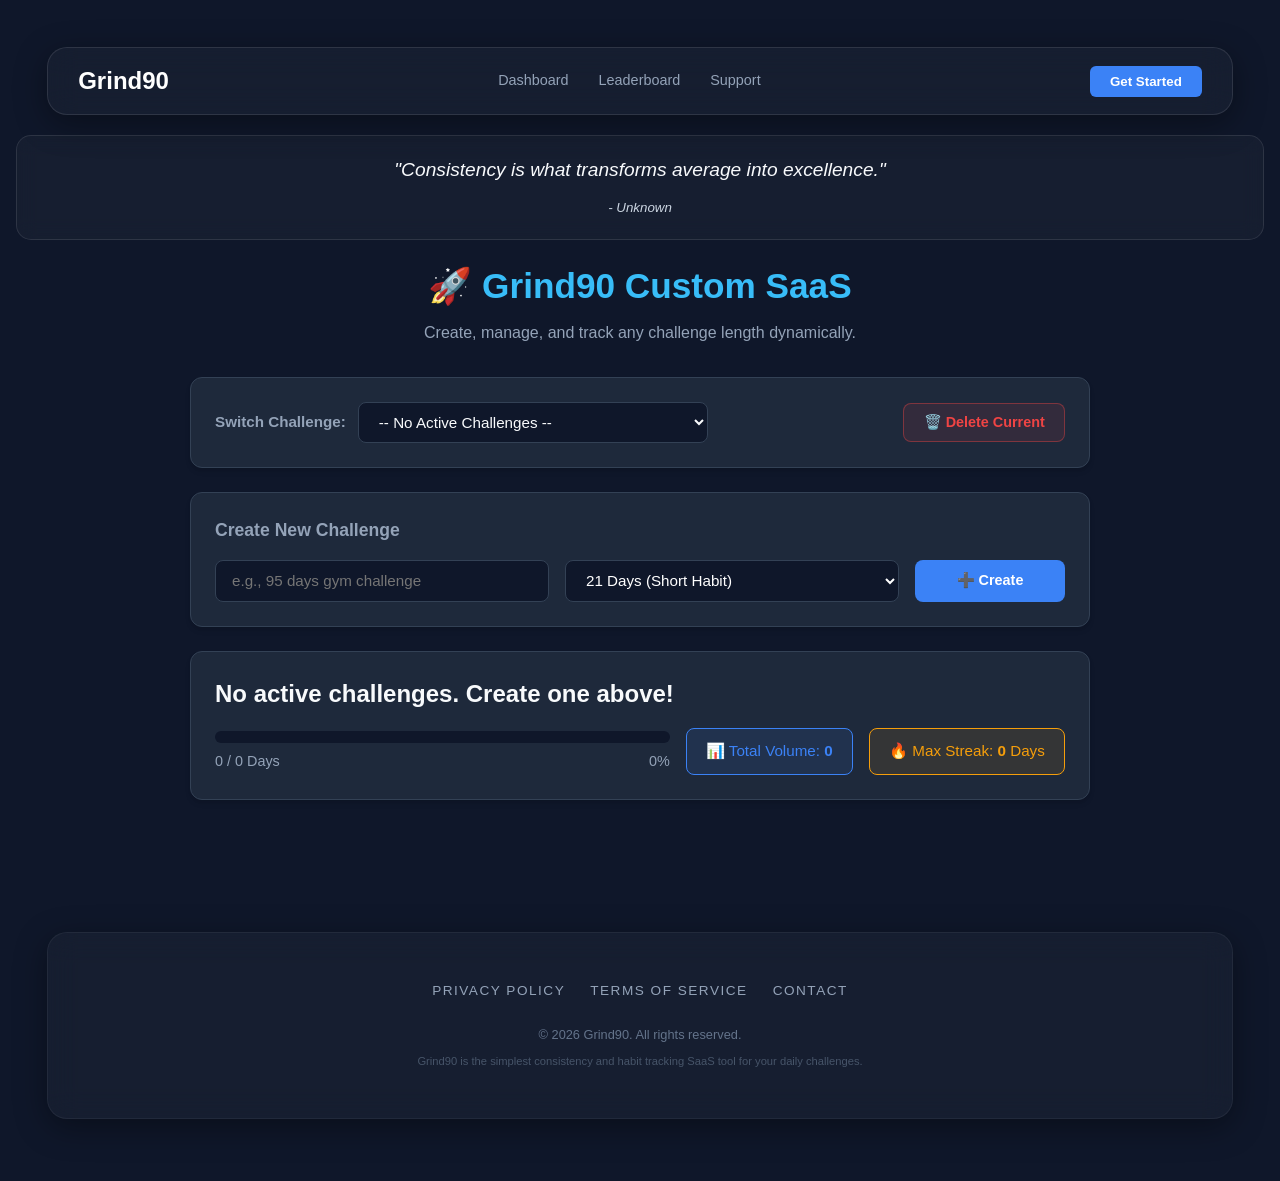
<file: index.html>
<!DOCTYPE html>
<html lang="en">

<head>
    <meta charset="UTF-8">
    <meta name="viewport" content="width=device-width, initial-scale=1.0">
    <title>Grind90 SaaS Tracker</title>
    <link rel="stylesheet" href="style.css">


    <!-- Google tag (gtag.js) -->
    <script async src="https://www.googletagmanager.com/gtag/js?id=G-KZGJBYXHKV"></script>
    <script>
        window.dataLayer = window.dataLayer || [];
        function gtag() { dataLayer.push(arguments); }
        gtag('js', new Date());

        gtag('config', 'G-KZGJBYXHKV');
    </script>

    <title>Grind90 | The Ultimate SaaS Challenge Tracker</title>
    <meta property="og:title" content="Grind90 | 90-Day Challenge Tracker">
    <meta property="og:description" content="Stop losing track of your streaks. Join the grind!">
    <meta property="og:image" content="https://your-website.com/preview-image.jpg">
    <!-- Yahan apni image ka link dalo -->
    <meta property="og:type" content="website">
    <meta name="description"
        content="Master your consistency with Grind90. A simple, intuitive 90-day challenge tracker to help you build habits and reach your goals faster. Start your grind today!">




</head>

<body>
    <header class="navbar">
        <div class="nav-container">
            <a href="#" class="logo">Grind90</a>
            <nav class="nav-links">
                <a href="#">Dashboard</a>
                <a href="leaderboard.html">Leaderboard</a>
                <a href="contacts.html">Support</a>
            </nav>
            <button class="nav-btn" onclick="document.querySelector('.create-form').scrollIntoView({behavior: 'smooth'})">
    Get Started
</button>
        </div>
    </header>

    <div class="quote-card" id="quote-box">
    <p id="quote-text">"Loading your motivation..."</p>
    <small id="quote-author">- Grind90</small>
</div>










    <div class="app-container">
        <header>
            <h1>🚀 Grind90 Custom SaaS</h1>
            <p>Create, manage, and track any challenge length dynamically.</p>
        </header>

        <div class="selector-card">
            <div class="selector-group">
                <label for="challenge-selector">Switch Challenge:</label>
                <select id="challenge-selector"></select>
            </div>
            <button class="btn btn-danger" id="delete-challenge-btn">🗑️ Delete Current</button>
        </div>

        <div class="create-form">
            <h3>Create New Challenge</h3>
            <div class="form-grid">
                <input type="text" id="new-challenge-name" placeholder="e.g., 95 days gym challenge">
                <select id="new-challenge-days">
                    <option value="21">21 Days (Short Habit)</option>
                    <option value="75">75 Days (Hard Challenge)</option>
                    <option value="90">90 Days (Quarterly Focus)</option>
                    <option value="365">365 Days (Yearly Grind)</option>
                    <!-- <option value="365" data-premium="true">💎 365 Days (Yearly Grind)</option> -->
                    <option value="720">720 Days (Legends Grind)</option>
                </select>
                <button class="btn btn-primary" id="create-btn">➕ Create</button>
            </div>
        </div>

        <!-- Progress Dashboard Grid Overview -->
        <div class="dashboard-card">
            <h2 id="active-challenge-title">Loading Challenge...</h2>
            <div class="analytics-row">
                <div class="progress-container-box">
                    <div class="progress-bar-bg">
                        <div id="progress-bar" class="progress-bar-fill"></div>
                    </div>
                    <div class="progress-details">
                        <span id="progress-text">0 / 0 Days</span>
                        <span id="progress-percent">0%</span>
                    </div>
                </div>
                <!-- Live Total Volume Counter Added Here -->
                <div class="metric-total-badge">
                    <span>📊 Total Volume: <strong id="total-metric-count">0</strong></span>
                </div>
                <div class="streak-badge">
                    <span>🔥 Max Streak: <strong id="streak-count">0</strong> Days</span>
                </div>
            </div>
        </div>
        <div id="challenge-grid" class="calendar-grid"></div>
    </div>

    <div id="day-modal" class="modal-overlay">
        <div class="modal-box">
            <div class="modal-header">
                <h3 id="modal-title">Update Progress: Day 1</h3>
                <span id="close-modal" class="close-icon">&times;</span>
            </div>
            <div class="modal-body">
                <div class="input-group">
                    <label for="metric-input">Track Metric (e.g., Pages Read, Mins Logged)</label>
                    <input type="number" id="metric-input" placeholder="Enter number value">
                    <p id="autofill-hint" class="hint-text" style="display: none;">
                        💡 Pre-filled automatically from yesterday's value to save you time!
                    </p>
                </div>
                <div class="input-group">
                    <label for="note-input">Daily Log / Reflections</label>
                    <textarea id="note-input" rows="3"
                        placeholder="How did today's session feel? Any roadblocks?"></textarea>
                </div>
            </div>
            <div class="modal-footer">
                <button class="btn btn-secondary" id="clear-day-btn">Clear Day</button>
                <button class="btn btn-primary" id="save-day-btn">Confirm Status</button>
            </div>
        </div>
    </div>




    <!-- <div class="selector-card" id="premium-promo-card">
    <span>🚀 Support Grind90 Development & Get Lifetime Access!</span>
    <button id="buy-premium-btn">Support @ ₹99</button>
</div> -->




    <script src="app.js"></script>

    <!-- <script src="https://checkout.razorpay.com/v1/checkout.js"></script>
    <script src="app.js"></script> -->
    <footer class="footer">
        <div class="footer-container">
            <div class="footer-links">
                <a href="privacy.html">Privacy Policy</a>
                <a href="terms.html">Terms of Service</a>
                <a href="contacts.html">Contact</a>
            </div>
            <p class="copyright">&copy; 2026 Grind90. All rights reserved.</p>
            <p class="seo-text">Grind90 is the simplest consistency and habit tracking SaaS tool for your daily
                challenges.</p>
        </div>
    </footer>





</body>

</html>
</file>
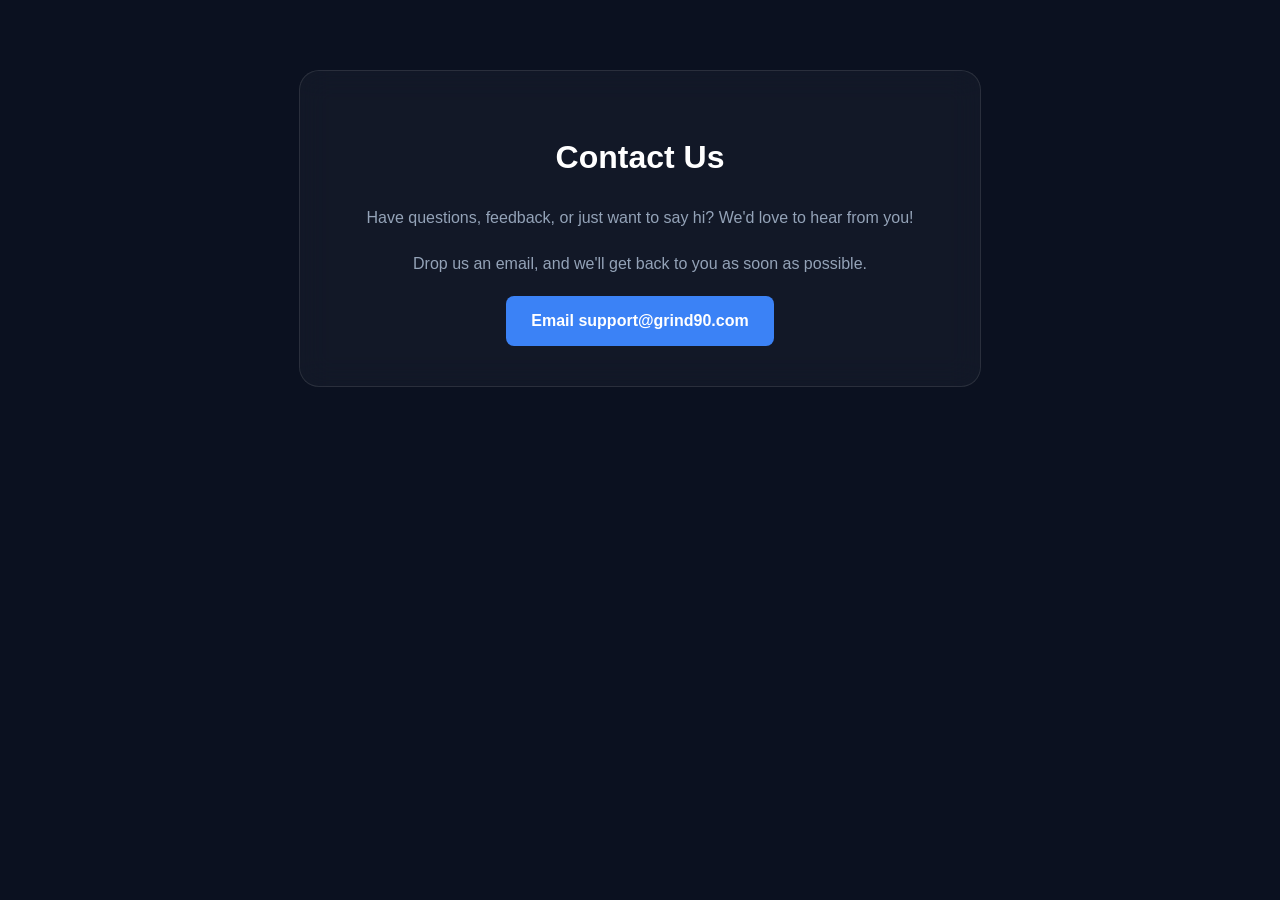
<file: contacts.html>
<!DOCTYPE html>
<html lang="en">
<head>
    <meta charset="UTF-8">
    <meta name="viewport" content="width=device-width, initial-scale=1.0">
    <title>Contact Us | Grind90</title>
    <style>
        body {
            font-family: 'Segoe UI', Tahoma, Geneva, Verdana, sans-serif;
            background-color: #0b1120;
            color: #94a3b8;
            line-height: 1.6;
            margin: 0;
            padding: 20px;
        }
        .container {
            max-width: 600px;
            margin: 50px auto;
            background: rgba(255, 255, 255, 0.03);
            padding: 40px;
            border-radius: 20px;
            border: 1px solid rgba(255, 255, 255, 0.1);
            backdrop-filter: blur(15px);
            text-align: center;
        }
        h1 { color: #ffffff; }
        p { margin-bottom: 20px; }
        .email-link {
            display: inline-block;
            background: #3b82f6;
            color: white;
            padding: 12px 25px;
            border-radius: 8px;
            text-decoration: none;
            font-weight: 600;
            transition: 0.3s;
        }
        .email-link:hover {
            background: #2563eb;
            transform: scale(1.05);
        }
    </style>
</head>
<body>
    <div class="container">
        <h1>Contact Us</h1>
        <p>Have questions, feedback, or just want to say hi? We'd love to hear from you!</p>
        <p>Drop us an email, and we'll get back to you as soon as possible.</p>
        <a href="mailto:support@grind90.com" class="email-link">Email support@grind90.com</a>
    </div>
</body>
</html>
</file>
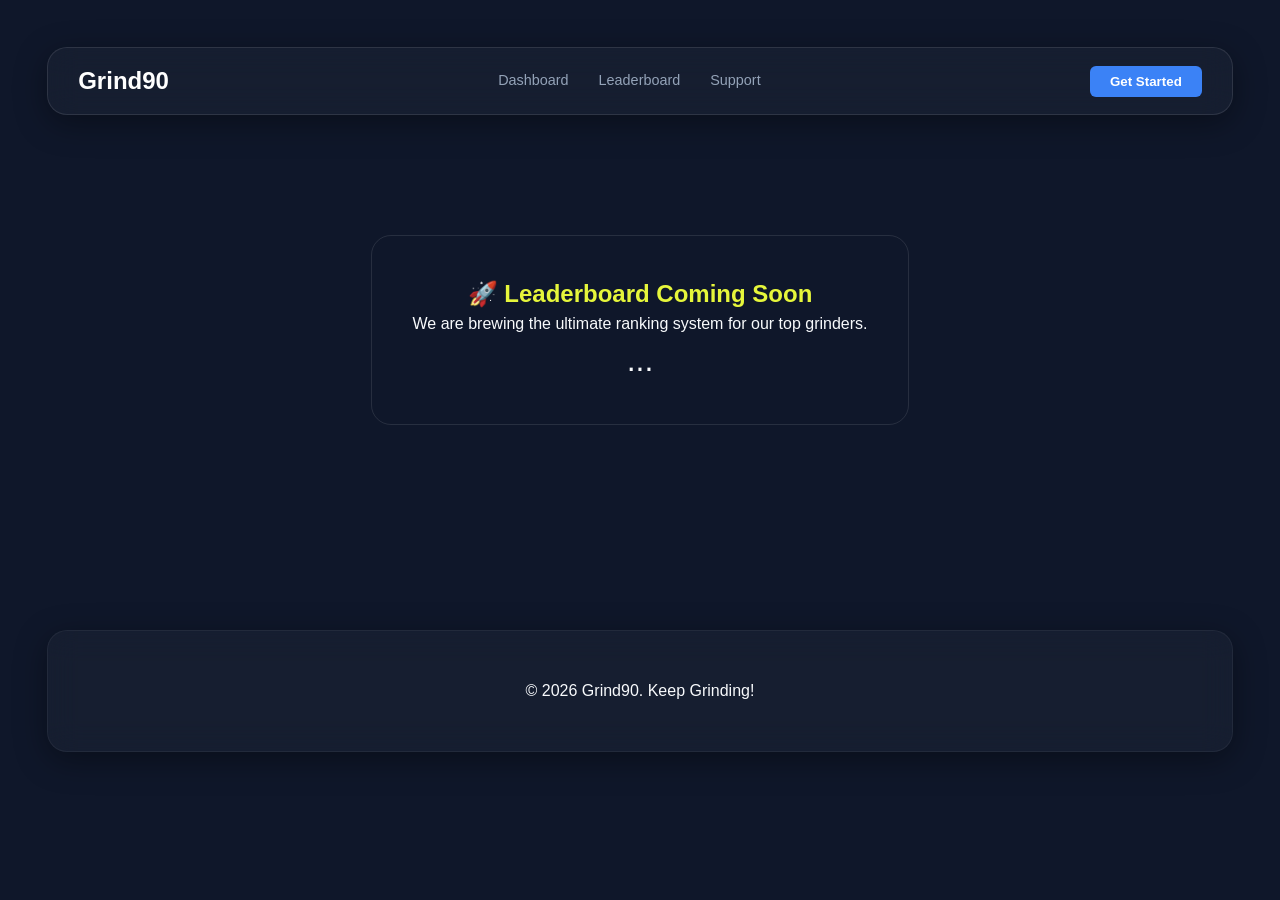
<file: leaderboard.html>
<!DOCTYPE html>
<html lang="en">
<head>
    <meta charset="UTF-8">
    <meta name="viewport" content="width=device-width, initial-scale=1.0">
    <title>Leaderboard | Grind90</title>
    <link rel="stylesheet" href="style.css">
</head>
<body>

    <header class="navbar">
        <div class="nav-container">
            <a href="index.html" class="logo">Grind90</a>
            <nav class="nav-links">
                <a href="index.html">Dashboard</a>
                <a href="leaderboard.html" class="active">Leaderboard</a>
                <a href="contact.html">Support</a>
            </nav>
            <button class="nav-btn" onclick="window.location.href='index.html'">Get Started</button>
        </div>
    </header>

    

        <div class="coming-soon-container">
    <div class="glow-card">
        <h2 class="pulse-text">🚀 Leaderboard Coming Soon</h2>
        <p>We are brewing the ultimate ranking system for our top grinders.</p>
        <div class="loader-dots">
            <span>.</span><span>.</span><span>.</span>
        </div>
    </div>
</div>
    

    <footer class="footer">
        <p>&copy; 2026 Grind90. Keep Grinding!</p>
    </footer>

</body>
</html>
</file>
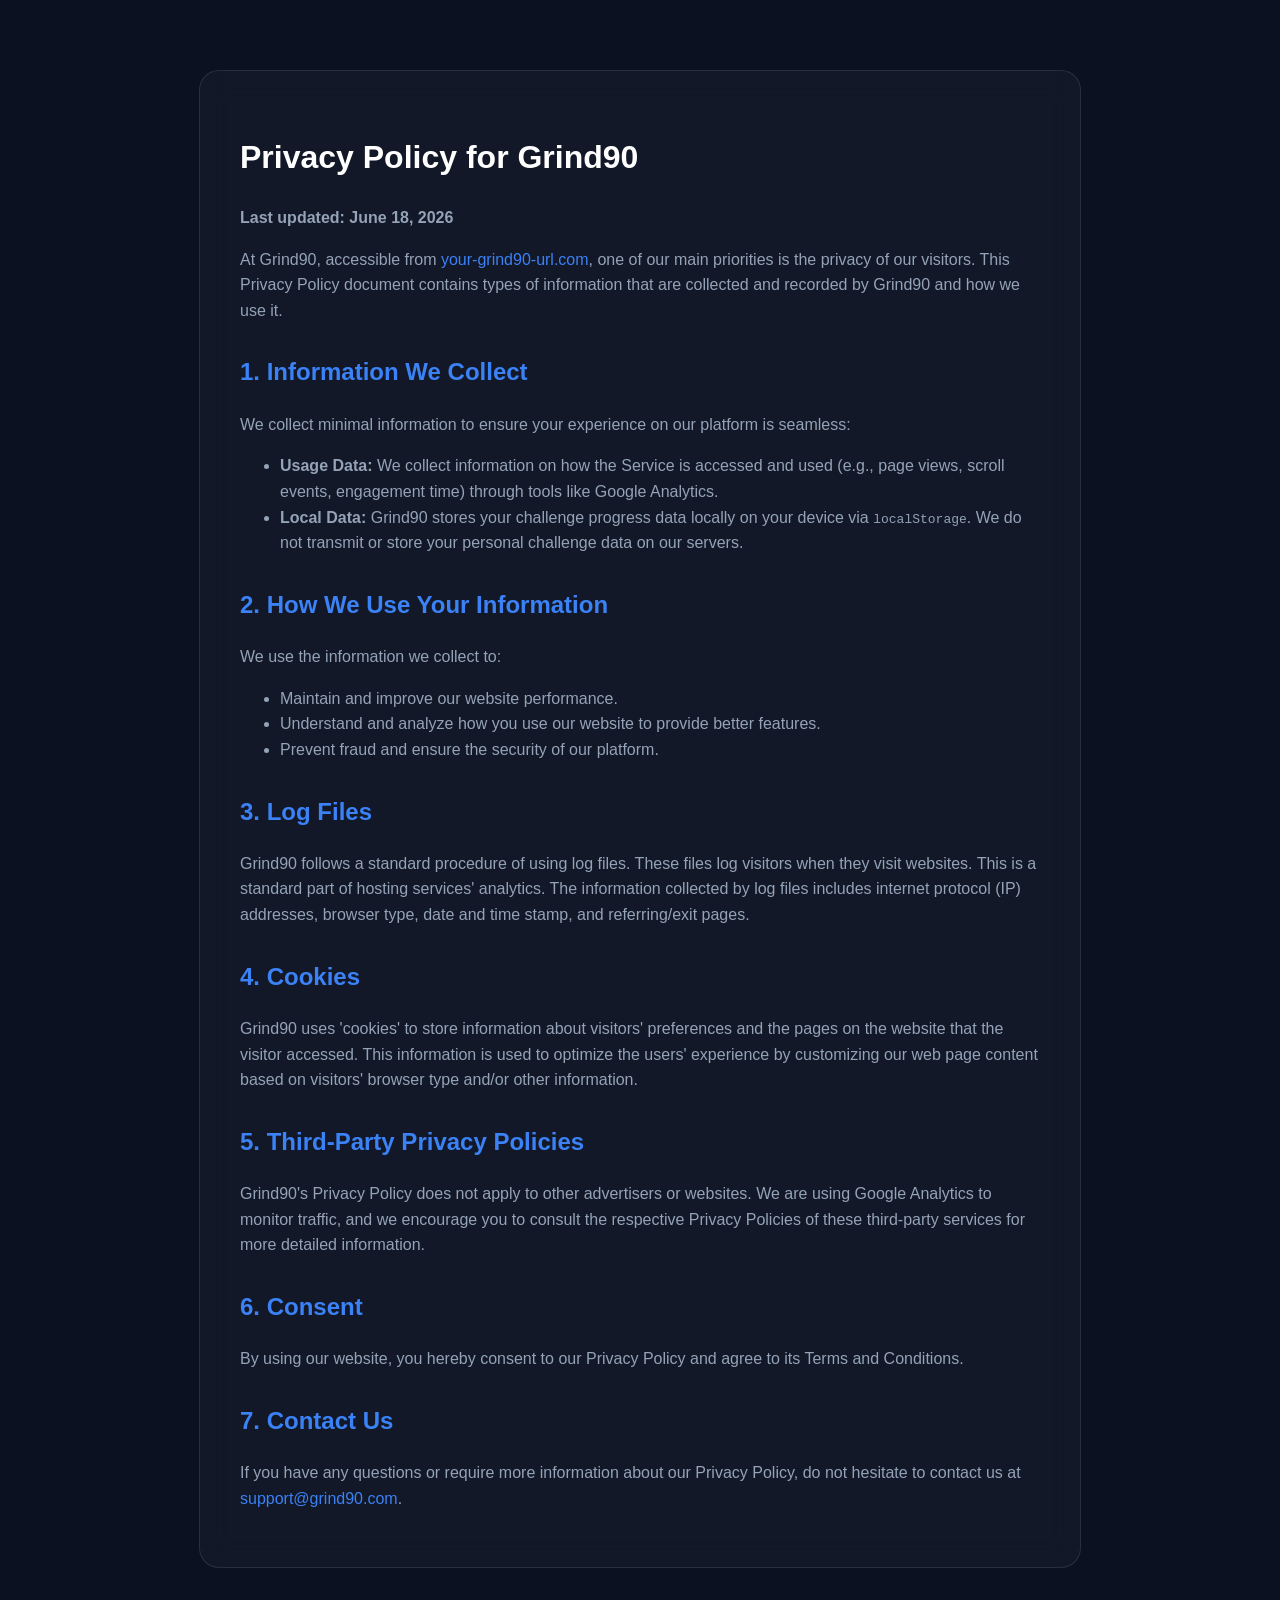
<file: privacy.html>
<!DOCTYPE html>
<html lang="en">
<head>
    <meta charset="UTF-8">
    <meta name="viewport" content="width=device-width, initial-scale=1.0">
    <title>Privacy Policy | Grind90</title>
    <style>
        body {
            font-family: 'Segoe UI', Tahoma, Geneva, Verdana, sans-serif;
            background-color: #0b1120;
            color: #94a3b8;
            line-height: 1.6;
            margin: 0;
            padding: 20px;
        }
        .container {
            max-width: 800px;
            margin: 50px auto;
            background: rgba(255, 255, 255, 0.03);
            padding: 40px;
            border-radius: 20px;
            border: 1px solid rgba(255, 255, 255, 0.1);
            backdrop-filter: blur(15px);
        }
        h1 { color: #ffffff; }
        h2 { color: #3b82f6; margin-top: 30px; }
        a { color: #3b82f6; text-decoration: none; }
        a:hover { text-decoration: underline; }
    </style>
</head>
<body>
    <div class="container">
        <h1>Privacy Policy for Grind90</h1>
        <p><strong>Last updated: June 18, 2026</strong></p>

        <p>At Grind90, accessible from <a href="#">your-grind90-url.com</a>, one of our main priorities is the privacy of our visitors. This Privacy Policy document contains types of information that are collected and recorded by Grind90 and how we use it.</p>

        <h2>1. Information We Collect</h2>
        <p>We collect minimal information to ensure your experience on our platform is seamless:</p>
        <ul>
            <li><strong>Usage Data:</strong> We collect information on how the Service is accessed and used (e.g., page views, scroll events, engagement time) through tools like Google Analytics.</li>
            <li><strong>Local Data:</strong> Grind90 stores your challenge progress data locally on your device via <code>localStorage</code>. We do not transmit or store your personal challenge data on our servers.</li>
        </ul>

        <h2>2. How We Use Your Information</h2>
        <p>We use the information we collect to:</p>
        <ul>
            <li>Maintain and improve our website performance.</li>
            <li>Understand and analyze how you use our website to provide better features.</li>
            <li>Prevent fraud and ensure the security of our platform.</li>
        </ul>

        <h2>3. Log Files</h2>
        <p>Grind90 follows a standard procedure of using log files. These files log visitors when they visit websites. This is a standard part of hosting services' analytics. The information collected by log files includes internet protocol (IP) addresses, browser type, date and time stamp, and referring/exit pages.</p>

        <h2>4. Cookies</h2>
        <p>Grind90 uses 'cookies' to store information about visitors' preferences and the pages on the website that the visitor accessed. This information is used to optimize the users' experience by customizing our web page content based on visitors' browser type and/or other information.</p>

        <h2>5. Third-Party Privacy Policies</h2>
        <p>Grind90's Privacy Policy does not apply to other advertisers or websites. We are using Google Analytics to monitor traffic, and we encourage you to consult the respective Privacy Policies of these third-party services for more detailed information.</p>

        <h2>6. Consent</h2>
        <p>By using our website, you hereby consent to our Privacy Policy and agree to its Terms and Conditions.</p>

        <h2>7. Contact Us</h2>
        <p>If you have any questions or require more information about our Privacy Policy, do not hesitate to contact us at <a href="mailto:support@grind90.com">support@grind90.com</a>.</p>
    </div>
</body>
</html>
</file>
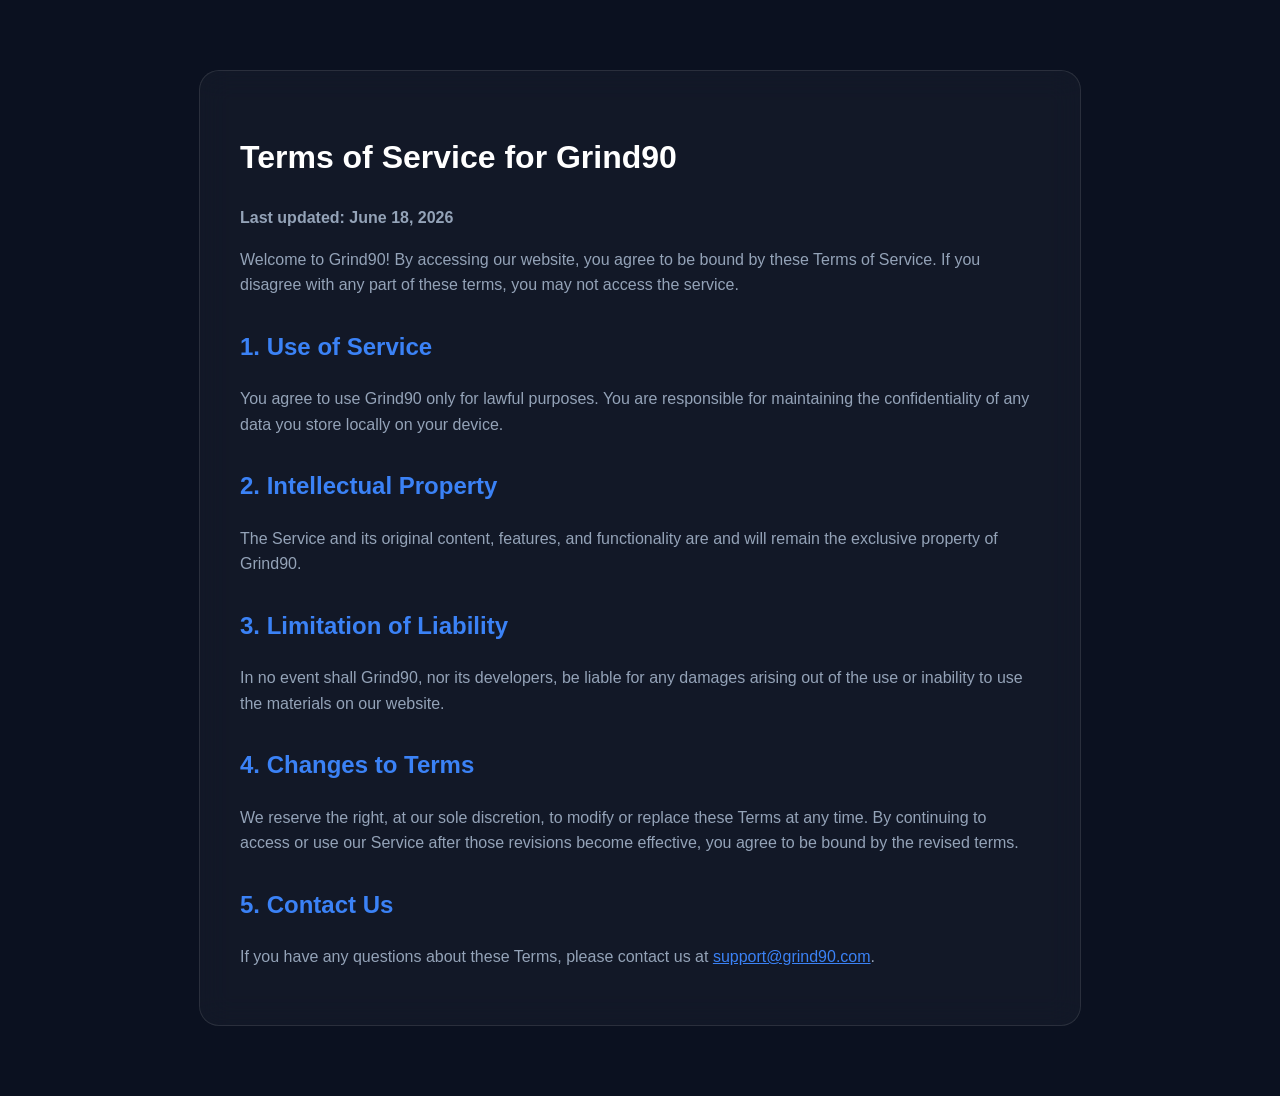
<file: terms.html>
<!DOCTYPE html>
<html lang="en">
<head>
    <meta charset="UTF-8">
    <meta name="viewport" content="width=device-width, initial-scale=1.0">
    <title>Terms of Service | Grind90</title>
    <style>
        body {
            font-family: 'Segoe UI', Tahoma, Geneva, Verdana, sans-serif;
            background-color: #0b1120;
            color: #94a3b8;
            line-height: 1.6;
            margin: 0;
            padding: 20px;
        }
        .container {
            max-width: 800px;
            margin: 50px auto;
            background: rgba(255, 255, 255, 0.03);
            padding: 40px;
            border-radius: 20px;
            border: 1px solid rgba(255, 255, 255, 0.1);
            backdrop-filter: blur(15px);
        }
        h1 { color: #ffffff; }
        h2 { color: #3b82f6; margin-top: 30px; }
        p { margin-bottom: 15px; }
    </style>
</head>
<body>
    <div class="container">
        <h1>Terms of Service for Grind90</h1>
        <p><strong>Last updated: June 18, 2026</strong></p>

        <p>Welcome to Grind90! By accessing our website, you agree to be bound by these Terms of Service. If you disagree with any part of these terms, you may not access the service.</p>

        <h2>1. Use of Service</h2>
        <p>You agree to use Grind90 only for lawful purposes. You are responsible for maintaining the confidentiality of any data you store locally on your device.</p>

        <h2>2. Intellectual Property</h2>
        <p>The Service and its original content, features, and functionality are and will remain the exclusive property of Grind90.</p>

        <h2>3. Limitation of Liability</h2>
        <p>In no event shall Grind90, nor its developers, be liable for any damages arising out of the use or inability to use the materials on our website.</p>

        <h2>4. Changes to Terms</h2>
        <p>We reserve the right, at our sole discretion, to modify or replace these Terms at any time. By continuing to access or use our Service after those revisions become effective, you agree to be bound by the revised terms.</p>

        <h2>5. Contact Us</h2>
        <p>If you have any questions about these Terms, please contact us at <a href="mailto:support@grind90.com" style="color:#3b82f6;">support@grind90.com</a>.</p>
    </div>
</body>
</html>
</file>
<file: style.css>
/* ==========================================================================
   1. CORE VARIABLES & ENGINE SETUPS
   ========================================================================== */
:root {
    --bg-dark: #0f172a;
    --card-dark: #1e293b;
    --border-dark: #334155;
    --accent-blue: #3b82f6;
    --accent-green: #10b981;
    --accent-orange: #f59e0b;
    --text-main: #f8fafc;
    --text-muted: #94a3b8;
}

* {
    box-sizing: border-box;
    margin: 0;
    padding: 0;
    font-family: 'Segoe UI', Tahoma, Geneva, Verdana, sans-serif;
}

body {
    background-color: var(--bg-dark);
    color: var(--text-main);
    padding: 2rem 1rem;
    line-height: 1.5;
}

.app-container {
    max-width: 900px;
    margin: 0 auto;
}

header {
    text-align: center;
    margin-bottom: 2rem;
}

header h1 { 
    font-size: 2.2rem; 
    color: #38bdf8; 
    margin-bottom: 0.5rem; 
}

header p { 
    color: var(--text-muted); 
}

/* ==========================================================================
   2. CONTAINERS & LAYOUT BLOCKS (SaaS UX Unified Base)
   ========================================================================== */
.selector-card, .create-form, .dashboard-card {
    background: var(--card-dark);
    border: 1px solid var(--border-dark);
    border-radius: 12px;
    padding: 1.5rem;
    margin-bottom: 1.5rem;
    box-shadow: 0 4px 6px -1px rgba(0, 0, 0, 0.1), 0 2px 4px -1px rgba(0, 0, 0, 0.06);
}

/* Premium Aesthetic Alignment for Switch Challenge Bar */
.selector-card {
    display: flex;
    justify-content: space-between;
    align-items: center;
    gap: 1.5rem;
}

.selector-group {
    display: flex;
    align-items: center;
    gap: 0.75rem;
    flex: 1;
}

.selector-group label {
    font-size: 0.95rem;
    font-weight: 600;
    color: var(--text-muted);
    white-space: nowrap;
}

/* Sleek Dropdown Engine Selector */
.selector-group select {
    width: 100%;
    max-width: 350px;
    background: #0f172a;
    border: 1px solid var(--border-dark);
    color: var(--text-main);
    padding: 0.65rem 1rem;
    border-radius: 8px;
    outline: none;
    font-size: 0.95rem;
    font-weight: 500;
    cursor: pointer;
    transition: border-color 0.2s ease, box-shadow 0.2s ease;
}

.selector-group select:focus {
    border-color: var(--accent-blue);
    box-shadow: 0 0 8px rgba(59, 130, 246, 0.25);
}

/* Create Form Specific Multi-Input Layout Grid - FIXED SASH UX ALIGNMENT */
.create-form h3 {
    font-size: 1.1rem;
    font-weight: 600;
    color: var(--text-muted);
    margin-bottom: 1rem;
}

.create-form .form-grid {
    display: flex;
    align-items: center;
    gap: 1rem;
    width: 100%;
}

.create-form input, .create-form select {
    flex: 2;
    background: #0f172a;
    border: 1px solid var(--border-dark);
    color: white;
    padding: 0.65rem 1rem;
    border-radius: 8px;
    outline: none;
    font-size: 0.95rem;
    font-weight: 500;
    height: 42px; /* Fixed vertical symmetry line */
    transition: border-color 0.2s ease, box-shadow 0.2s ease;
}

.create-form input:focus, .create-form select:focus {
    border-color: var(--accent-blue);
    box-shadow: 0 0 8px rgba(59, 130, 246, 0.25);
}

.create-form .btn-primary {
    flex: 1;
    max-width: 150px;
    height: 42px; /* Matches exact line weight of forms */
    justify-content: center;
}

/* ==========================================================================
   3. GLOBAL BUTTONS SYSTEM (CLEAN UNIFIED ENGINE)
   ========================================================================== */
.btn {
    border: none;
    padding: 0.65rem 1.2rem;
    border-radius: 8px;
    font-weight: 600;
    font-size: 0.9rem;
    cursor: pointer;
    display: inline-flex;
    align-items: center;
    justify-content: center;
    gap: 0.5rem;
    transition: all 0.2s ease;
    white-space: nowrap;
}

.btn-primary {
    background: var(--accent-blue);
    color: white;
}

.btn-primary:hover {
    background: #2563eb;
    transform: translateY(-1px);
}

.btn-secondary {
    background: transparent;
    border: 1px solid var(--border-dark);
    color: var(--text-muted);
}

.btn-secondary:hover {
    background: rgba(255, 255, 255, 0.05);
    color: var(--text-main);
}

/* Aesthetic Minimalist Red Delete Button Fix */
.btn-danger {
    background: rgba(239, 68, 68, 0.1);
    border: 1px solid rgba(239, 68, 68, 0.4);
    color: #ef4444;
}

.btn-danger:hover {
    background: #ef4444;
    color: white;
    border-color: #ef4444;
    box-shadow: 0 4px 12px rgba(239, 68, 68, 0.2);
    transform: translateY(-1px);
}

/* ==========================================================================
   4. ANALYTICS & GRID ENGINE
   ========================================================================== */
.analytics-row {
    display: flex;
    justify-content: space-between;
    align-items: center;
    margin-top: 1rem;
    gap: 1rem;
}

.progress-container-box { 
    flex: 2; 
}

.progress-bar-bg { 
    background: #0f172a; 
    border-radius: 20px; 
    height: 12px; 
    overflow: hidden; 
    margin-bottom: 0.5rem; 
}

.progress-bar-fill { 
    background: var(--accent-blue); 
    width: 0%; 
    height: 100%; 
    transition: width 0.4s ease; 
}

.progress-details { 
    display: flex; 
    justify-content: space-between; 
    font-size: 0.9rem; 
    color: var(--text-muted); 
}

.streak-badge { 
    background: rgba(245, 158, 11, 0.1); 
    border: 1px solid var(--accent-orange); 
    color: var(--accent-orange); 
    padding: 0.7rem 1.2rem; 
    border-radius: 8px; 
    font-size: 0.95rem; 
    font-weight: 500;
}

.metric-total-badge {
    background: rgba(59, 130, 246, 0.1);
    border: 1px solid var(--accent-blue);
    color: var(--accent-blue);
    padding: 0.7rem 1.2rem;
    border-radius: 8px;
    font-size: 0.95rem;
    font-weight: 500;
    white-space: nowrap;
}

/* Calendar Grid Matrix Design */
.calendar-grid {
    display: grid;
    grid-template-columns: repeat(auto-fill, minmax(65px, 1fr));
    gap: 0.75rem;
    margin-top: 2rem;
}

.day-card {
    background: var(--card-dark);
    border: 2px solid var(--border-dark);
    border-radius: 10px;
    aspect-ratio: 1;
    display: flex;
    flex-direction: column;
    justify-content: center;
    align-items: center;
    cursor: pointer;
    font-weight: bold;
    font-size: 1.1rem;
    position: relative;
    transition: all 0.2s ease;
}

.day-card:hover { 
    border-color: var(--accent-blue); 
    transform: translateY(-2px); 
}

.day-card.current-day { 
    border-color: var(--accent-blue); 
    box-shadow: 0 0 12px rgba(59, 130, 246, 0.4); 
}

.day-card.completed { 
    background: rgba(16, 185, 129, 0.15); 
    border-color: var(--accent-green); 
    color: var(--accent-green); 
}

.day-card .indicator { 
    font-size: 0.7rem; 
    color: var(--text-muted); 
    margin-top: 2px; 
}

.day-card.completed .indicator { 
    color: var(--accent-green); 
}

/* ==========================================================================
   5. INTERACTIVE MODAL OVERLAYS
   ========================================================================== */
.modal-overlay { 
    position: fixed; 
    top: 0; 
    left: 0; 
    width: 100%; 
    height: 100%; 
    background: rgba(0, 0, 0, 0.7); 
    display: flex; 
    justify-content: center; 
    align-items: center; 
    visibility: hidden; 
    opacity: 0; 
    transition: all 0.2s ease; 
    z-index: 999; 
}

.modal-overlay.active { 
    visibility: visible; 
    opacity: 1; 
}

.modal-box { 
    background: var(--card-dark); 
    border: 1px solid var(--border-dark); 
    width: 100%; 
    max-width: 450px; 
    border-radius: 12px; 
    padding: 1.5rem; 
}

.modal-header { 
    display: flex; 
    justify-content: space-between; 
    align-items: center; 
    margin-bottom: 1.25rem; 
}

.close-icon { 
    cursor: pointer; 
    font-size: 1.5rem; 
    color: var(--text-muted); 
}

.close-icon:hover {
    color: var(--text-main);
}

.input-group { 
    margin-bottom: 1.25rem; 
}

.input-group label { 
    display: block; 
    font-size: 0.85rem; 
    color: var(--text-muted); 
    margin-bottom: 0.5rem; 
}

.input-group input, .input-group textarea { 
    width: 100%; 
    background: #0f172a; 
    border: 1px solid var(--border-dark); 
    border-radius: 6px; 
    padding: 0.7rem; 
    color: white; 
    outline: none; 
}

.input-group input:focus, .input-group textarea:focus {
    border-color: var(--accent-blue);
}

/* Patrick's Autofill Hint CSS Alert Layout */
.hint-text {
    font-size: 0.78rem;
    color: var(--accent-orange);
    margin-top: 0.5rem;
    font-weight: 500;
}

.modal-footer { 
    display: flex; 
    justify-content: space-between; 
    margin-top: 1.5rem; 
}

/* ==========================================================================
   6. RESPONSIVE DESIGN (MOBILE OPTIMIZATIONS)
   ========================================================================== */
@media (max-width: 680px) {
    .selector-card {
        flex-direction: column;
        align-items: stretch;
    }
    
    .selector-group {
        flex-direction: column;
        align-items: flex-start;
        width: 100%;
    }
    
    .selector-group select {
        max-width: 100%;
    }

    /* Mobile breakdown for Create Form Grid */
    .create-form .form-grid {
        flex-direction: column;
        align-items: stretch;
    }

    .create-form input, .create-form select, .create-form .btn-primary {
        width: 100%;
        max-width: 100%;
        flex: none;
    }
    
    .btn {
        width: 100%;
    }
    
    .analytics-row {
        flex-direction: column;
        align-items: stretch;
        gap: 0.75rem;
    }
}


Premium Promo Card Container Layout
#premium-promo-card {
    display: flex;
    justify-content: space-between;
    align-items: center;
    background: linear-gradient(135deg, #1e293b 0%, #0f172a 100%);
    border: 1px solid rgba(59, 130, 246, 0.2); /* Soft Blue Border Glow */
    padding: 18px 24px;
    border-radius: 12px;
    margin-top: 25px;
    box-shadow: 0 4px 20px rgba(0, 0, 0, 0.3), inset 0 1px 0 rgba(255, 255, 255, 0.05);
    transition: all 0.3s ease;
}

#premium-promo-card:hover {
    border-color: rgba(59, 130, 246, 0.4);
    box-shadow: 0 6px 24px rgba(59, 130, 246, 0.1);
}

/* Premium Text Styling */
/* #premium-promo-card span {
    font-size: 0.95rem;
    font-weight: 500;
    color: #e2e8f0;
    letter-spacing: 0.3px;
    display: flex;
    align-items: center;
    gap: 8px;
} */

/* Premium Upgrade Button */
/* #buy-premium-btn {
    background: linear-gradient(135deg, #f59e0b 0%, #d97706 100%) !important; Rich Amber Gradient */
    /* color: #ffffff !important;
    font-weight: 600 !important;
    padding: 10px 22px !important;
    border-radius: 8px !important;
    border: none !important;
    cursor: pointer;
    box-shadow: 0 4px 12px rgba(217, 119, 6, 0.2);
    transition: transform 0.2s ease, box-shadow 0.2s ease !important;
} */

/* #buy-premium-btn:hover {
    transform: translateY(-1px);
    box-shadow: 0 6px 16px rgba(217, 119, 6, 0.4);
    background: linear-gradient(135deg, #fbbf24 0%, #e11d48 100%) !important; /* Premium Transition on Hover */
/* } */

/* #buy-premium-btn:active {
    transform: translateY(1px); 
} */ 
.footer {
    width: 95%; /* Header ki tarah thoda chota */
    max-width: 1200px;
    margin: 100px auto 30px auto; /* Margin top aur bottom adjust kiya */
    padding: 3rem 2rem;
    
    /* Glassmorphism Effect */
    background: rgba(255, 255, 255, 0.03);
    backdrop-filter: blur(15px);
    -webkit-backdrop-filter: blur(15px);
    
    border: 1px solid rgba(255, 255, 255, 0.05);
    border-radius: 20px; /* Rounded corners */
    
    display: flex;
    justify-content: center;
    box-shadow: 0 8px 32px 0 rgba(0, 0, 0, 0.37);
}

.footer-container {
    text-align: center;
    max-width: 600px;
}

.footer-links {
    margin-bottom: 1.5rem;
    display: flex;
    justify-content: center;
    gap: 25px;
}

.footer-links a {
    color: #94a3b8;
    font-size: 0.85rem;
    text-transform: uppercase;
    letter-spacing: 1.5px; /* Thoda aur spacing */
    text-decoration: none;
    transition: 0.3s;
}

.footer-links a:hover {
    color: #3ef63b;
    text-shadow: 0 0 8px rgba(59, 130, 246, 0.5); /* Glow effect on hover */
}

.copyright {
    color: #64748b; /* Thoda brighter */
    font-size: 0.8rem;
    margin-bottom: 0.5rem;
}

.seo-text {
    color: #475569;
    font-size: 0.7rem;
    line-height: 1.6;
}

/* header ka css style hai */


.navbar {
    width: 95%; /* Thoda sa corner se gap */
    max-width: 1200px;
    margin: 15px auto; /* Center mein float karne ke liye */
    padding: 15px 30px;
    
    /* Real Glassmorphism Effect */
    background: rgba(255, 255, 255, 0.03); /* Extremely light background */
    backdrop-filter: blur(15px); /* Ye hai আসল magic */
    -webkit-backdrop-filter: blur(15px); /* Safari support ke liye */
    
    border: 1px solid rgba(255, 255, 255, 0.1); /* Subtle light border */
    border-radius: 20px; /* Rounded corners for that modern feel */
    
    position: sticky;
    top: 15px;
    z-index: 1000;
    
    /* Optional: Subtle shadow for depth */
    box-shadow: 0 8px 32px 0 rgba(0, 0, 0, 0.37);
}

.nav-container {
    width: 100%;
    max-width: 1200px;
    display: flex;
    justify-content: space-between;
    align-items: center;
}

.logo {
    font-size: 1.5rem;
    font-weight: 800;
    color: white;
    text-decoration: none;
}

.nav-links {
    display: flex;
    gap: 30px;
}

.nav-links a {
    color: #94a3b8;
    text-decoration: none;
    font-size: 0.9rem;
    transition: 0.3s;
}

.nav-links a:hover {
    color: #e63d3d;
}

.nav-btn {
    background: #3b82f6;
    color: white;
    border: none;
    padding: 8px 20px;
    border-radius: 6px;
    font-weight: 600;
    cursor: pointer;
    transition: 0.3s;
}

.nav-btn:hover {
    background: #2563eb;
    transform: scale(1.05);
}


/* Mobile screen ke liye navigation fix */
@media (max-width: 600px) {
    .navbar .nav-container {
        flex-direction: column; /* Items ko ek ke niche ek stack karo */
        gap: 10px;
        text-align: center;
    }

    .nav-links {
        display: flex;
        gap: 15px;
        justify-content: center;
        font-size: 0.9rem;
    }

    .logo {
        margin-bottom: 5px;
    }
}

.create-form {
    scroll-margin-top: 100px; /* Header ki height ke hisaab se adjust karo */
}
 
/* leaderboard ke lie header me */

/* .leaderboard-table {
    width: 100%;
    border-collapse: collapse;
    color: white;
}

.leaderboard-table th, .leaderboard-table td {
    padding: 15px;
    text-align: left;
    border-bottom: 1px solid #334155;
}

.leaderboard-table th { color: #3b82f6; } */

.coming-soon-container {
    display: flex;
    justify-content: center;
    align-items: center;
    min-height: 400px;
}

.glow-card {
    background: rgba(255, 255, 255, 0);
    padding: 40px;
    border-radius: 20px;
    border: 1px solid rgba(255, 255, 255, 0.1);
    text-align: center;
}

.pulse-text {
    color: #e6f63b;
    animation: pulse 2s infinite;
}

@keyframes pulse {
    0% { opacity: 0.6; }
    50% { opacity: 1; }
    100% { opacity: 0.6; }
}

.loader-dots span {
    animation: bounce 1.4s infinite both;
    font-size: 2rem;
}

@keyframes bounce {
    0%, 80%, 100% { transform: translateY(0); }
    40% { transform: translateY(-10px); }
}

/* dashboard motivation */
.quote-card {
    background: rgba(255, 255, 255, 0.03);
    backdrop-filter: blur(10px);
    border: 1px solid rgba(255, 255, 255, 0.1);
    padding: 20px;
    border-radius: 15px;
    margin: 20px 0;
    text-align: center;
    color: #cbd5e1;
    font-style: italic;
}

#quote-text {
    font-size: 1.2rem;
    margin-bottom: 10px;
    color: #f8fafc;
}
</file>
